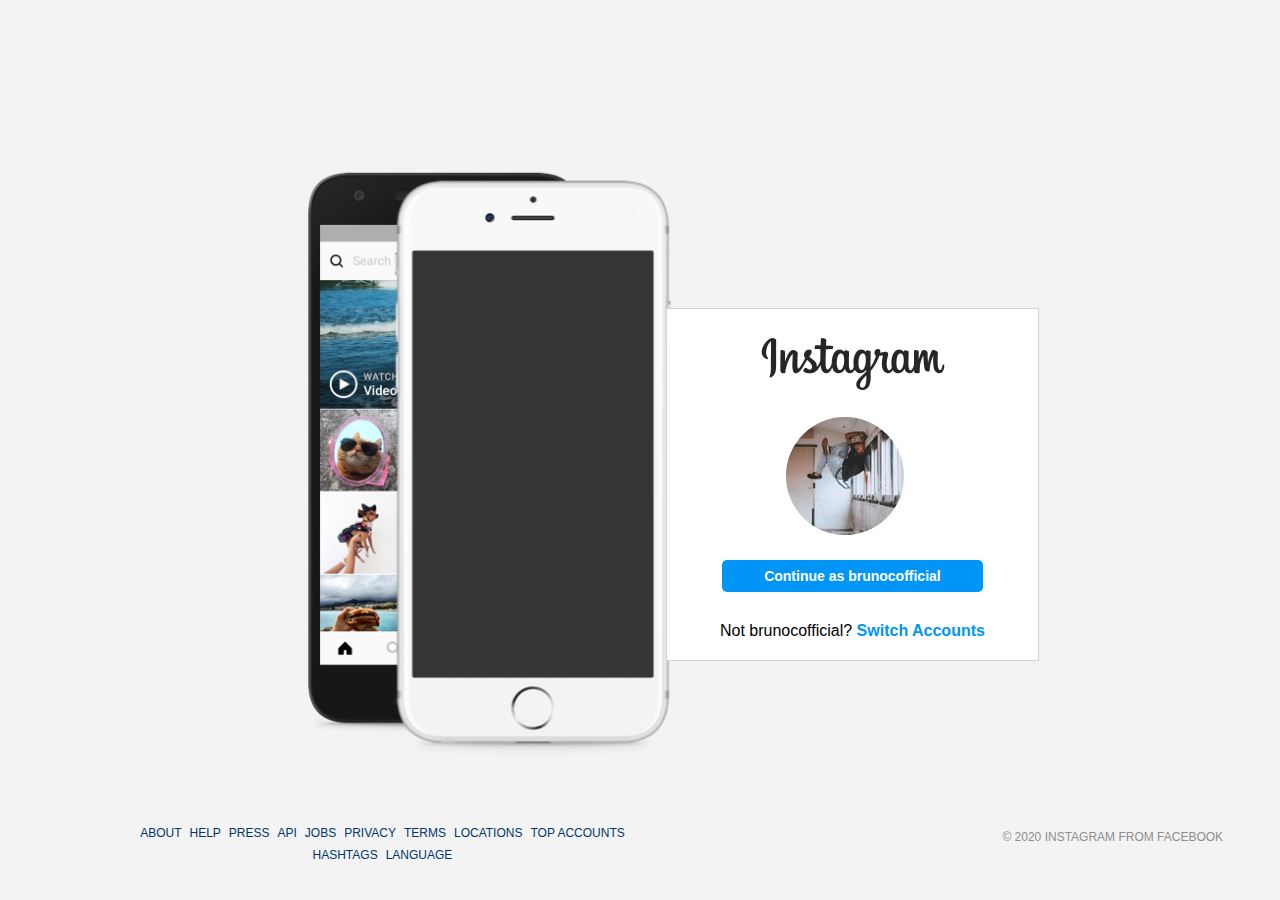
<file: index.html>
<!DOCTYPE html>
<html lang="en">
<head>
<meta charset="UTF-8">
<meta name="viewport" content="width=device-width, initial-scale=1.0">
<link rel="stylesheet" type="text/css" href="style.css">
<title>Instagram</title>
</head>
<body>
  <!-- main --> 
<div class="instagram-wrapper">
<div class="instagram-phone">
<img src="img/Cellphones.png" alt="Cellphones">
</div>

<!-- images scrolling -->
<div class="photos">
<img class="demo1" src="img/instagram_demo.jpg" alt="image-demonstration">
<img class="demo2" src="img/Instagram_demo2.jpg" alt="image-demonstration">
<img class="demo3" src="img/Instagram_demo3.jpg" alt="image-demonstration">
<img class="demo4" src="img/Instagram_demo4.jpg" alt="image-demonstration">
<img class="demo5" src="img/Instagram_demo5.jpg" alt="image-demonstration">
</div>

<!-- Profile part -->
<div class="instagram-continue">
<div class="group">
<img src="img/Instagram-01 (2).jpg" class="instagram-logo" alt="logo">
<div class="photo-profile">
<img src="img/Bruno_profile.jpg" alt="profile">
</div>
<a href="#" class="Login">Continue as brunocofficial</a>
<p class="not-account">Not brunocofficial?<a href="index_2.html" class="logout" target="_blank"> Switch Accounts</a></p>
</div>

<!-- footer -->
<span class="span-2"><p>© 2020 instagram from facebook </p></span>
<footer class="footer_2">
<ul>
<li><a href="#">ABOUT</a></li>
<li><a href="#">help</a></li>
<li><a href="#">press</a></li>
<li><a href="#">api</a></li>
<li><a href="#">jobs</a></li>
<li><a href="#">privacy</a></li>
<li><a href="#">terms</a></li>
<li><a href="#">locations</a></li>
<li><a href="#">top accounts</a></li>
<li><a href="#">hashtags</a></li>
<li><a href="#">language</a></li>
</ul>
</footer>
</div>
</div>
</body>
</html>
</file>
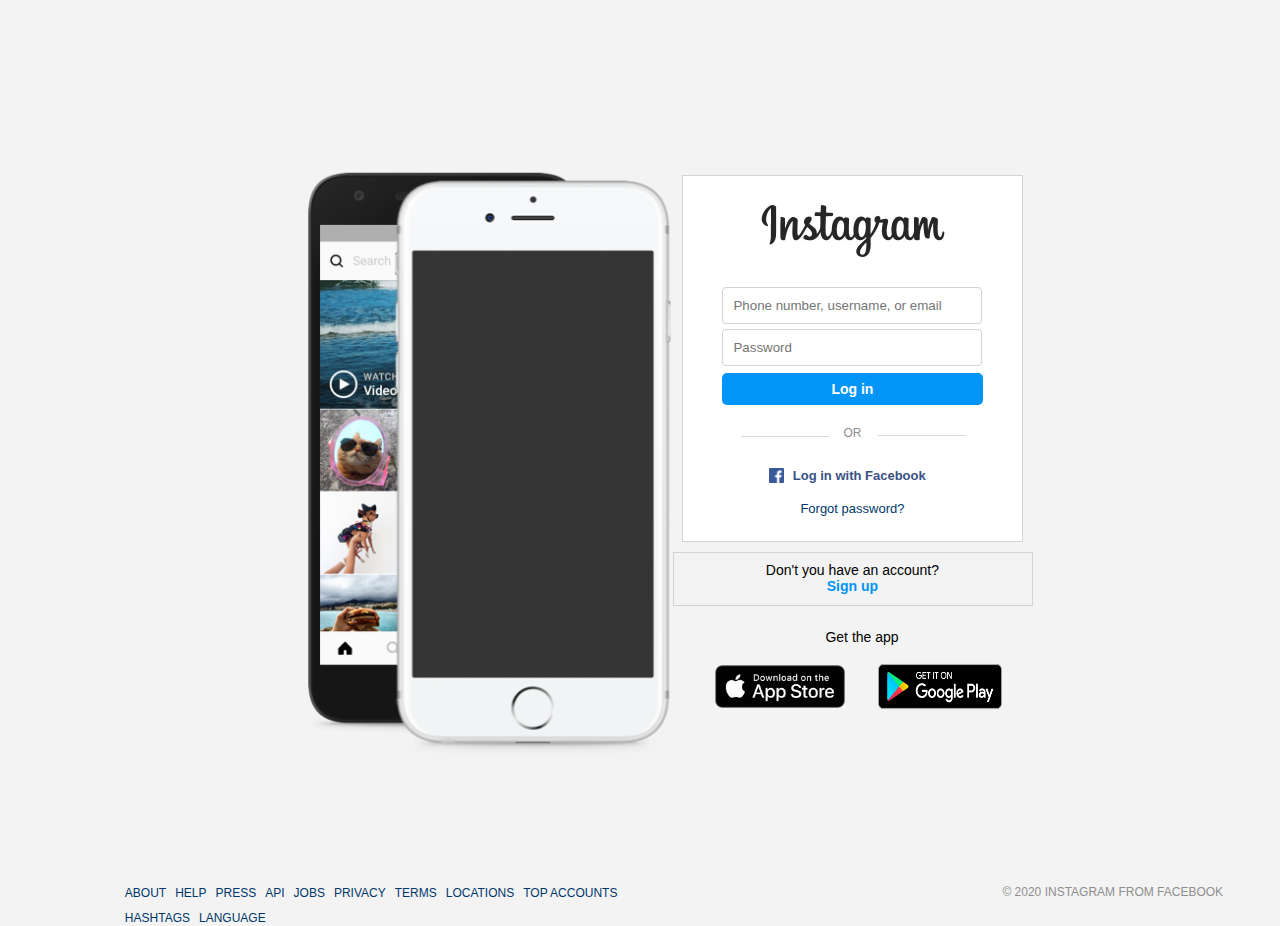
<file: index_2.html>
<!DOCTYPE html>
<html lang="en">
<head>
<meta charset="UTF-8">
<meta name="viewport" content="width=device-width, initial-scale=1.0">
<link rel="stylesheet" type="text/css" href="style.css">
<title>Instagram</title>
</head>
<body>
  <!-- Main -->
<div class="instagram-wrapper">
<div class="instagram-phone">
<img src="img/Cellphones.png" alt="Cellphones">
</div>
<!-- Images scrolling -->
<div class="photos">
<img class="demo1" src="img/instagram_demo.jpg" alt="image-demonstration">
<img class="demo2" src="img/Instagram_demo2.jpg" alt="image-demonstration">
<img class="demo3" src="img/Instagram_demo3.jpg" alt="image-demonstration">
<img class="demo4" src="img/Instagram_demo4.jpg" alt="image-demonstration">
<img class="demo5" src="img/Instagram_demo5.jpg" alt="image-demonstration">
</div>

<!-- Input part --> 
<div class="instagram-continue">
<div class="group_2">
<img src="img/Instagram-01 (2).jpg" class="instagram-logo" alt="logo">
<div class="Username">
<input arial-label="Phone number, username, or email" aria-required="true" autocapitalize="off" autocorrect="off" maxlength="75" name="username" class="username" type="search" placeholder="Phone number, username, or email" alt="profile"><br>
<input arial-label="Password" aria-required="true" autocapitalize="off" autocorrect="off" maxlength="75" name="password"class="password" type="search" placeholder="Password" alt="password">
</div>
<a href="#" class="Login">Log in</a>

        <!-- spacing "OR" --> 
<div class="line">
<div class="line-left"></div>
<div class="spacing">or</div>
<div class="line-right"></div>
</div>

<!-- button to log in with another platform -->
<button class="log-Facebook">
<a href="https://www.facebook.com/" target="_blank"><img class="icon" src="img/facebook-icon.png" alt=""></span>
<a class="link-fc" href="https://www.facebook.com/" target="_blank">Log in with Facebook</span>
</button>
<a href="#" class="logout_2"> Forgot password?</a></p>
</div>
<div class="sign-up">
<p>Don't you have an account?
<a class="Sign-in" href="#">
<span>Sign up</span>
</a>
</p>
</div>
<!-- To download the app on platforms -->
<div class="get-app">
<p class="getapp">Get the app</p>
<div class="download">
<a href="https://apps.apple.com/us/app/instagram/id389801252" class="app-store" target="_blank"><img src="img/App-store.png" max-width="100%"alt="App-store"></a>
</div>
<div>
<a href="https://play.google.com/store/apps/details?id=com.instagram.android" class="app-download" target="_blank"><img src="img/google-play-badge.png" max-width="100%"alt="google-play-badge"></a>
</div>
</div>

<!-- Footer part -->
<span><p>© 2020 instagram from facebook </p></span>
<footer>
<ul>
<li><a href="#">ABOUT</a></li>
<li><a href="#">help</a></li>
<li><a href="#">press</a></li>
<li><a href="#">api</a></li>
<li><a href="#">jobs</a></li>
<li><a href="#">privacy</a></li>
<li><a href="#">terms</a></li>
<li><a href="#">locations</a></li>
<li><a href="#">top accounts</a></li>
<li><a href="#">hashtags</a></li>
<li><a href="#">language</a></li>
</ul>
</footer>
</div>
</div>
</body>
</html>
</file>
<file: style.css>
*
{
  
  padding: 0;
  margin: 0;
  text-decoration: none;
}
body
{
  width: 100%;
  min-height: 100vh;
  background-color: rgb(243,243,243);
  margin: 0;
  padding: 0;
  display: flex;
  justify-content: center;
}
.instagram-wrapper
{
  display: flex;
  align-items: center;
  justify-content: start;
  width: 100%;
  height: 90vh;
}
.instagram-phone
{
  margin: 0;
  margin-top: 350px;
  padding: 0;
  display: flex;
  align-items: center;
  justify-content: center;
  width: 50%;
  height: 50%;
}
.instagram-phone img
{
  display: flex;
  top: 50px;
  height: 38rem;
  width: 548px;
  background-size: 454px 618px;
  align-self: center;
  margin-left: 340px;
  margin-top: -198px;
  margin-bottom: 0;
  padding-bottom: 42px;
}
.photos 
{ 
  margin: 200px auto;
  height: 690px;
  width: 480px;
  margin-top: 56px;
  margin-left: -249px;
  position: relative;
  overflow: hidden;
}
.photos img
{
  margin-top: 266px;
  width: 240px;
  margin-left: 6px;
  height: 418px;
  position: absolute;
  opacity: 0;
  animation-name: animacao;
  animation-duration: 20s;
  animation-delay: 1s;
  animation-iteration-count: infinite;

} 

@keyframes animacao
{
  25% {
    opacity: 1;
    transform: scale(1.0,1.0);
  }
  50% {
    opacity: 0;
  }
}
.demo1:nth-child(1)
{
 animation-delay: 0s;
}
.demo2:nth-child(2)
{
animation-delay: 5s;
}
.demo3:nth-child(3)
{
animation-delay: 10s;
}
.demo4:nth-child(4)
{
animation-delay: 15s;
}
.demo5:nth-child(5)
{
  animation-delay: 20s;
}
.instagram-continue
{
  margin-left: -100px;
  margin-top: 270px;
  display: flex;
  align-items: center;
  justify-content: space-around;
  flex-direction: column;
  width: 50%;
  min-height: 34rem;
}
.group
{
  cursor: pointer;
  display: flex;
  justify-content: space-between;
  align-items: center;
  flex-direction: column;
  background-color: #ffffff;
  width: 65%;
  padding: 0px 2px 0px 2px;
  border: 1px solid lightgray;
  margin-left: -290px;
  margin-top: 20px;
}
.group_2
{
  cursor: pointer;
  display: flex;
  font-family: -apple-system, BlinkMacSystemFont, 'Segoe UI', Roboto, Oxygen, Ubuntu, Cantarell, 'Open Sans', 'Helvetica Neue', sans-serif;
  justify-content: space-between;
  align-items: center;
  flex-direction: column;
  background-color: #ffffff;
  width: 60%;
  padding: 0px 0px 35px 0px;
  border: 1px solid lightgray;
  margin-left: -290px;
  margin-top: -85px;
  margin-bottom: -5px;
}
.group:nth-child(1){
  min-height: 19rem;
}
.instagram-logo 
{
  padding-top: -90px;
  padding: 0px 40px 0px 40px;
  margin: 22px auto 22px;
  background-position: 0 -130px;
  height: 4rem;
  width: 200px;
  display: block;
  overflow: hidden;
  text-indent: 110%;
  white-space: nowrap;
}
.photo-profile img
{
  align-items: center;
  display: flex;
  justify-content: center;
  max-width: 70%;
  border-radius: 50%;
  padding-top: -50px;
  margin-bottom: 20px;
  margin-left: 18px;
  overflow: hidden;
}
.Login 
{
  margin: 5px;
  font-size: 14px;
  font-family: -apple-system, BlinkMacSystemFont, 'Segoe UI', Roboto, Oxygen, Ubuntu, Cantarell, 'Open Sans', 'Helvetica Neue', sans-serif;
  text-transform: inherit;
  background-color: #0095f6;
  color: #ffffff;
  padding: 8px;
  border-radius: 5px;
  font-weight: 800;
  width: 245px;
  align-items: stretch;
  text-align: center;
  margin-bottom: 30px;
  outline: none;
}
.logout
{
  color: #0095f6;
  font-weight: 600;
  font-family: -apple-system, BlinkMacSystemFont, 'Segoe UI', Roboto, Oxygen, Ubuntu, Cantarell, 'Open Sans', 'Helvetica Neue', sans-serif;
  position: relative;
  display: inline;
  padding: 0;
  border: 0;
  text-overflow: ellipsis;
  text-transform: inherit;
  cursor: pointer;
  text-align: center;
  box-sizing: border-box;
  line-height: 10px;
}
.logout_2
{
  color: rgba(var(--fe0,0,55,107),1);
  font-size: 13px;
  font-family: -apple-system, BlinkMacSystemFont, 'Segoe UI', Roboto, Oxygen, Ubuntu, Cantarell, 'Open Sans', 'Helvetica Neue', sans-serif;
  font-weight: 500;
  position: relative;
  display: inline;
  padding: 0;
  border: 0;
  text-overflow: ellipsis;
  text-transform: inherit;
  cursor: pointer;
  text-align: center;
  box-sizing: border-box;
  line-height: 14px;
  margin-top: -25px;
  margin-bottom: -10px;
  letter-spacing: normal;
}
.not-account
{
  margin: 0;
  margin-bottom: 20px;
  padding: 0;
  border: 0;
  font-family: -apple-system, BlinkMacSystemFont, 'Segoe UI', Roboto, Oxygen, Ubuntu, Cantarell, 'Open Sans', 'Helvetica Neue', sans-serif;
  vertical-align: baseline;
  text-align: center;
}
.footer_2{
max-width: 100%;
margin: 0px;
margin-right: 0px;
margin-bottom: 7px;
margin-left: 0px;
display: inline-block;
padding-right: 5px;
transform: translateX(-20px);
position: relative;
top: -28px;
text-decoration: none;
text-transform: uppercase;
text-align: center;
font-size: 12px;
font-weight: 400;
}
footer ul li 
{

  max-width: 100%;
  margin: 0px;
  margin-right: 0px;
  margin-bottom: 7px;
  margin-left: 0px;
  display: inline-block;
  padding-right: 5px;
  transform: translateX(-590px);
  position: relative;
  top: 113px;
  text-decoration: none;
  text-transform: uppercase;
  text-align: center;
  font-size: 12px;
  font-weight: 400;
}
footer a
{
  color: rgba(var(--fe0,0,55,107),1);
  text-decoration-color: initial;
  font-family: -apple-system, BlinkMacSystemFont, 'Segoe UI', Roboto, Oxygen, Ubuntu, Cantarell, 'Open Sans', 'Helvetica Neue', sans-serif;
}
span p
{
  color: rgb(var(--f52,142,142,142),1);
  margin: 0;
  margin-bottom: 50px;
  margin-left: 5px;
  margin-top: 65px;
  font-size: 12px;
  font-family: -apple-system, BlinkMacSystemFont, 'Segoe UI', Roboto, Oxygen, Ubuntu, Cantarell, 'Open Sans', 'Helvetica Neue', sans-serif;
  text-transform: uppercase;
  transform: translateY(50px);
  padding: 0;
  border: 0;
  font: normal;
  position: absolute;
  font-display: right;
}
.span-2 p
{
  color: rgb(var(--f52,142,142,142),1);
  margin: 0;
  margin-bottom: 50px;
  margin-left: 5px;
  margin-top: 65px;
  font-size: 12px;
  font-family: -apple-system, BlinkMacSystemFont, 'Segoe UI', Roboto, Oxygen, Ubuntu, Cantarell, 'Open Sans', 'Helvetica Neue', sans-serif;
  text-transform: uppercase;
  transform: translateY(64px);
  padding: 0;
  border: 0;
  font: normal;
  position: absolute;
  font-display: right;
}

input 
{
  width: 260px;
  padding: 10px;
  margin-bottom: 2px;
  margin-top: 3px;
  border: 1px solid lightgray;
  border-radius: 4px;
  outline: none;
}
input .username
{
  margin-bottom: -5px;
  color: rgba(var(--f52,142,142,142),1);
  font-size: 12px;
  height: 26px;
  left: 8px;
  line-height: 36px;
  overflow: hidden;
  position: absolute;
  text-overflow: ellipsis;
  transform-origin: left;
  padding: 9px 0px 7px 8px;
  cursor: text;
  flex: 1 0 auto;
}
input .password
{
  color: rgba(var(--f52,142,142,142),1);
  font-size: 12px;
  height: 26px;
  left: 8px;
  line-height: 36px;
  overflow: hidden;
  position: absolute;
  text-overflow: ellipsis;
  transform-origin: left;
  padding: 9px 0px 7px 8px;
  cursor: text;
  flex: 1 0 auto;
  margin-bottom: 5px;
}
.log-Facebook
{
  border: 0;
  color: rgba(var(--d69,0,149,246),1);
  max-width: 300px;
  max-height: 12px;
  margin-top: -30px;
  display: inline;
  position: relative;
  padding: 0;
  appearance: none;
  background: 0 0;
  box-sizing: border-box;
  font-weight: 600;
  font-family: -apple-system, BlinkMacSystemFont, 'Segoe UI', Roboto, Oxygen, Ubuntu, Cantarell, 'Open Sans', 'Helvetica Neue', sans-serif;
  cursor: pointer;
  text-transform: inherit;
  text-overflow: ellipsis;
  text-align: center;
}
.icon 
{
  
  width: 15px;
  height: 15px;
  margin-left: -10px;
  margin-right: -5px;
  padding: 0;
  border: 0;
  display: inline-block;
  position: relative;
  transform: translateY(3px);
}
.link-fc 
{
  vertical-align: baseline;
  padding: 0;
  width: 70px;
  text-align: center;
  color: #385185;
  display: inline;
  margin-bottom: 50px;
  margin-left: 10px;
  letter-spacing: normal;
  font-size: 13px;
  font-weight: 600;
  font-family: -apple-system, BlinkMacSystemFont, 'Segoe UI', Roboto, Oxygen, Ubuntu, Cantarell, 'Open Sans', 'Helvetica Neue', sans-serif;
}
.line
{
  margin: 20px 30px 40px;
  flex-direction: row;
  -webkit-box-orient: horizontal;
  -webkit-box-direction: normal;
  margin-left: 10px;
}
.line-left
{
  width: 88px;
  -webkit-box-flex: 1;
  flex-grow: 1;
  flex-shrink: 1;
  background-color: rgba(var(--b38,219,219,219),1);
  height: 1px;
  position: relative;
  text-align: left;
  transform: translateX(133px);
  margin-left: -190px;
  margin-top: -19px;
}
.line-right
{
  -webkit-box-flex: 1;
  flex-grow: 1;
  flex-shrink: 1;
  background-color: rgba(var(--b38,219,219,219),1);
  height: 1px;
  width: 88px;
  text-align: right;
  position: relative;
  transform: translateX(80px);
  margin-top: -15px;
}
div .spacing
{
  font-size: 12px;
  font-family: -apple-system, BlinkMacSystemFont, 'Segoe UI', Roboto, Oxygen, Ubuntu, Cantarell, 'Open Sans', 'Helvetica Neue', sans-serif;
  font-weight: 400;
  color: rgba(var(--f52,142,142,142),1);
  text-align: center;
  text-transform: uppercase;
  margin-top: -10px;
  margin-bottom: 10px;
  margin-left: 35px;
  line-height: 13px;
  padding: 0 10px 0 10px;
  flex-grow: 0;
  display: flex;
  position: relative; 
}
.sign-up 
{
  padding: 10px 90px 10px 88px;
  margin: 10px 0;
  margin-left: -288px;
  margin-top: 15px;
  display: inline-block;
  text-align: center;
  align-items: center;
  border: 1px solid lightgray;
  width: 180px;
}
.sign-up p
{ 
  appearance: none;
  font-size: 14px;
  font-family: -apple-system, BlinkMacSystemFont, 'Segoe UI', Roboto, Oxygen, Ubuntu, Cantarell, 'Open Sans', 'Helvetica Neue', sans-serif;
  line-height: 14px;
  font-weight: 400;
  position: relative;
  text-align: center;
}
.sign-up a
{
  color: #0095f6;
  font-weight: 600;
  margin: 0!important;
  line-height: 18px;
  font-size: 14px;
  display: inline!important;
}
.get-app
{
  display: inline-block;
  padding: 0;
  margin-left: -58px;

}
.getapp
{
  display: flex;
  text-align: center;
  font-size: 14px;
  font-family: -apple-system, BlinkMacSystemFont, 'Segoe UI', Roboto, Oxygen, Ubuntu, Cantarell, 'Open Sans', 'Helvetica Neue', sans-serif;
  margin-bottom: 10px;
  margin-left: -100px;
  transform: translateY(13px);
}
.app-store img
{
  display: inline-block;
  box-sizing: border-box;
  max-width: 130px;
  max-height: 240px;
  align-items: center;
  margin-left: -210px;
  margin-right: 0;
  margin-top: 10px;
  transform: translateY(13px);
  
}
.app-download img
{
  display: inline-block;
  box-sizing: border-box;
  max-width: 142px;
  transform: translateY(-46px);
  height: 67px;
  align-items: center;
  margin-left: -56px;
  margin-right: 0;
}
@media only screen and (max-width: 1024px){
  .instagram-wrapper{
    width: 90%;
  }
}
@media only screen and (max-width: 650px){
  body{
    background: #ffffff;
  }
  .instagram-wrapper{
    width: 90%;
  }
  .instagram-phone{
    display: none;
  }
  .instagram-continue{
    width: 100%;
  }
  .group .group_2{
    border: 1px solid transparent;
  }
}
</file>
